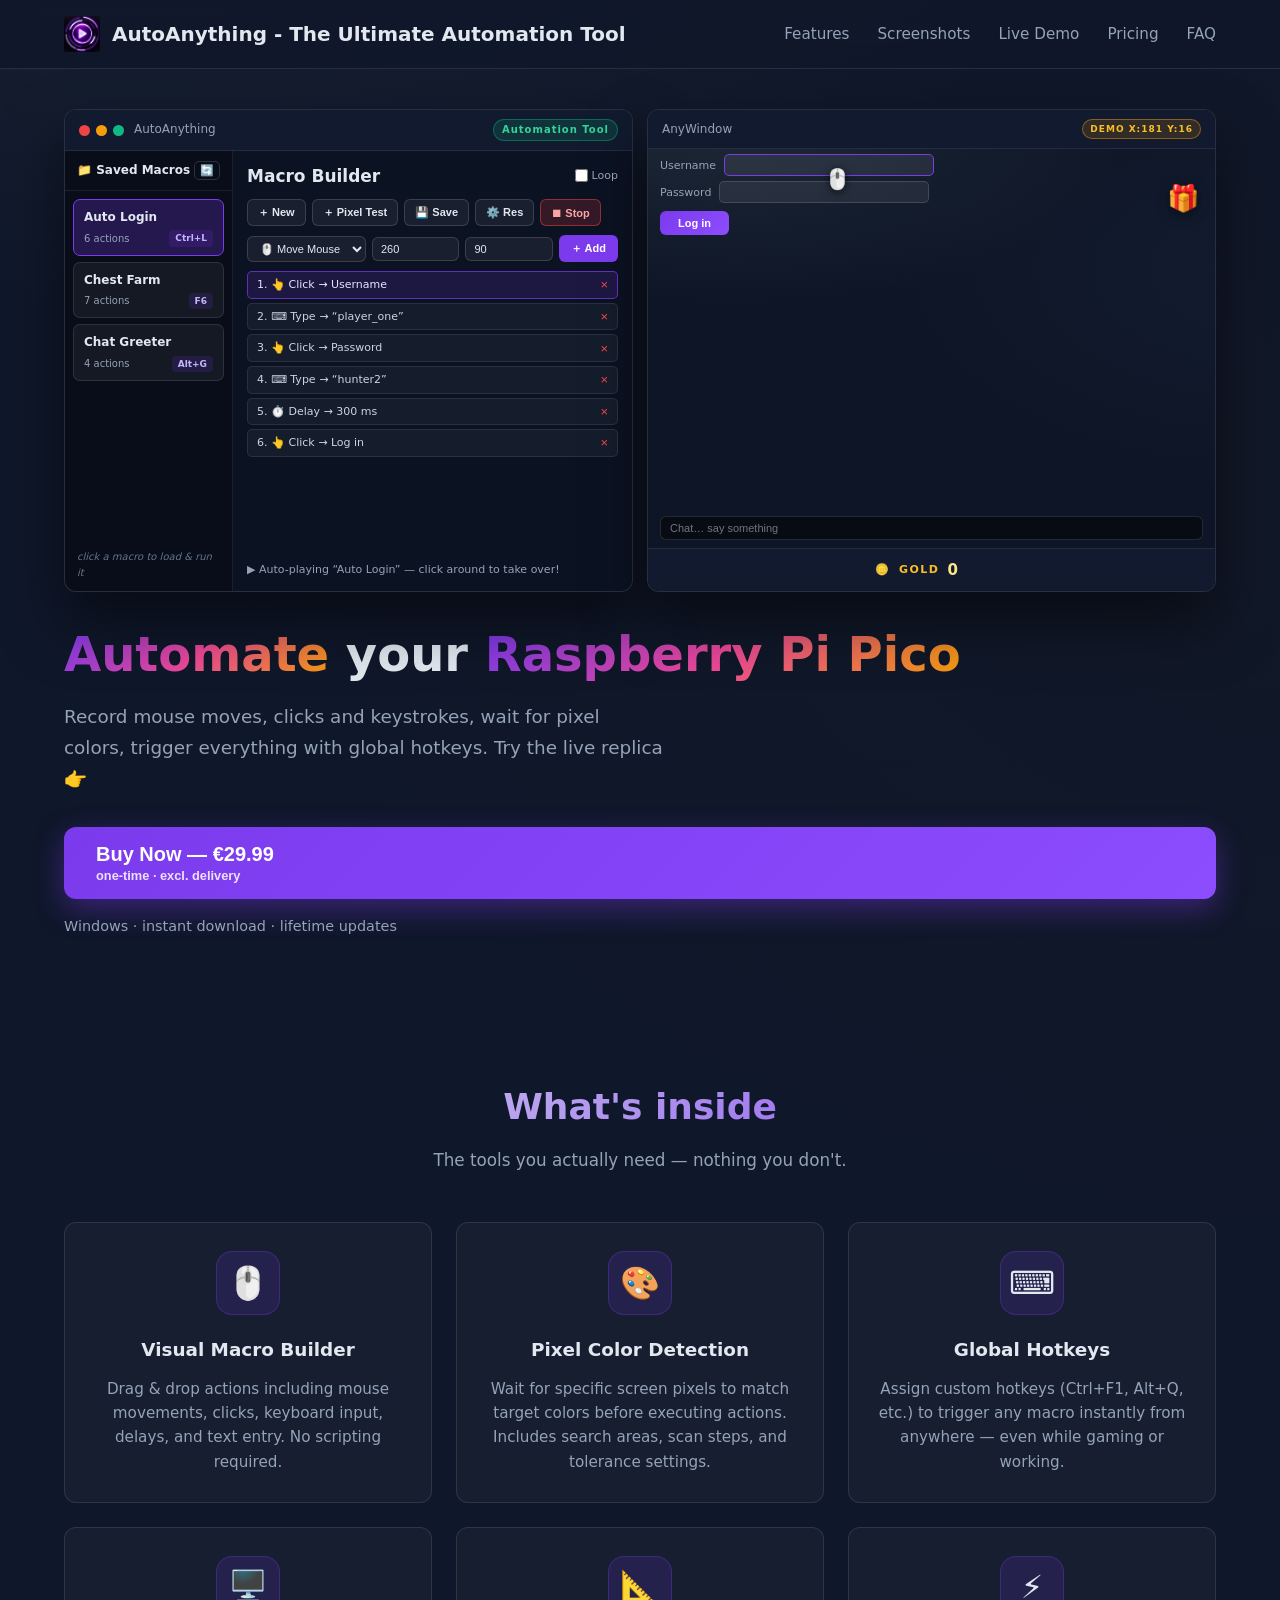
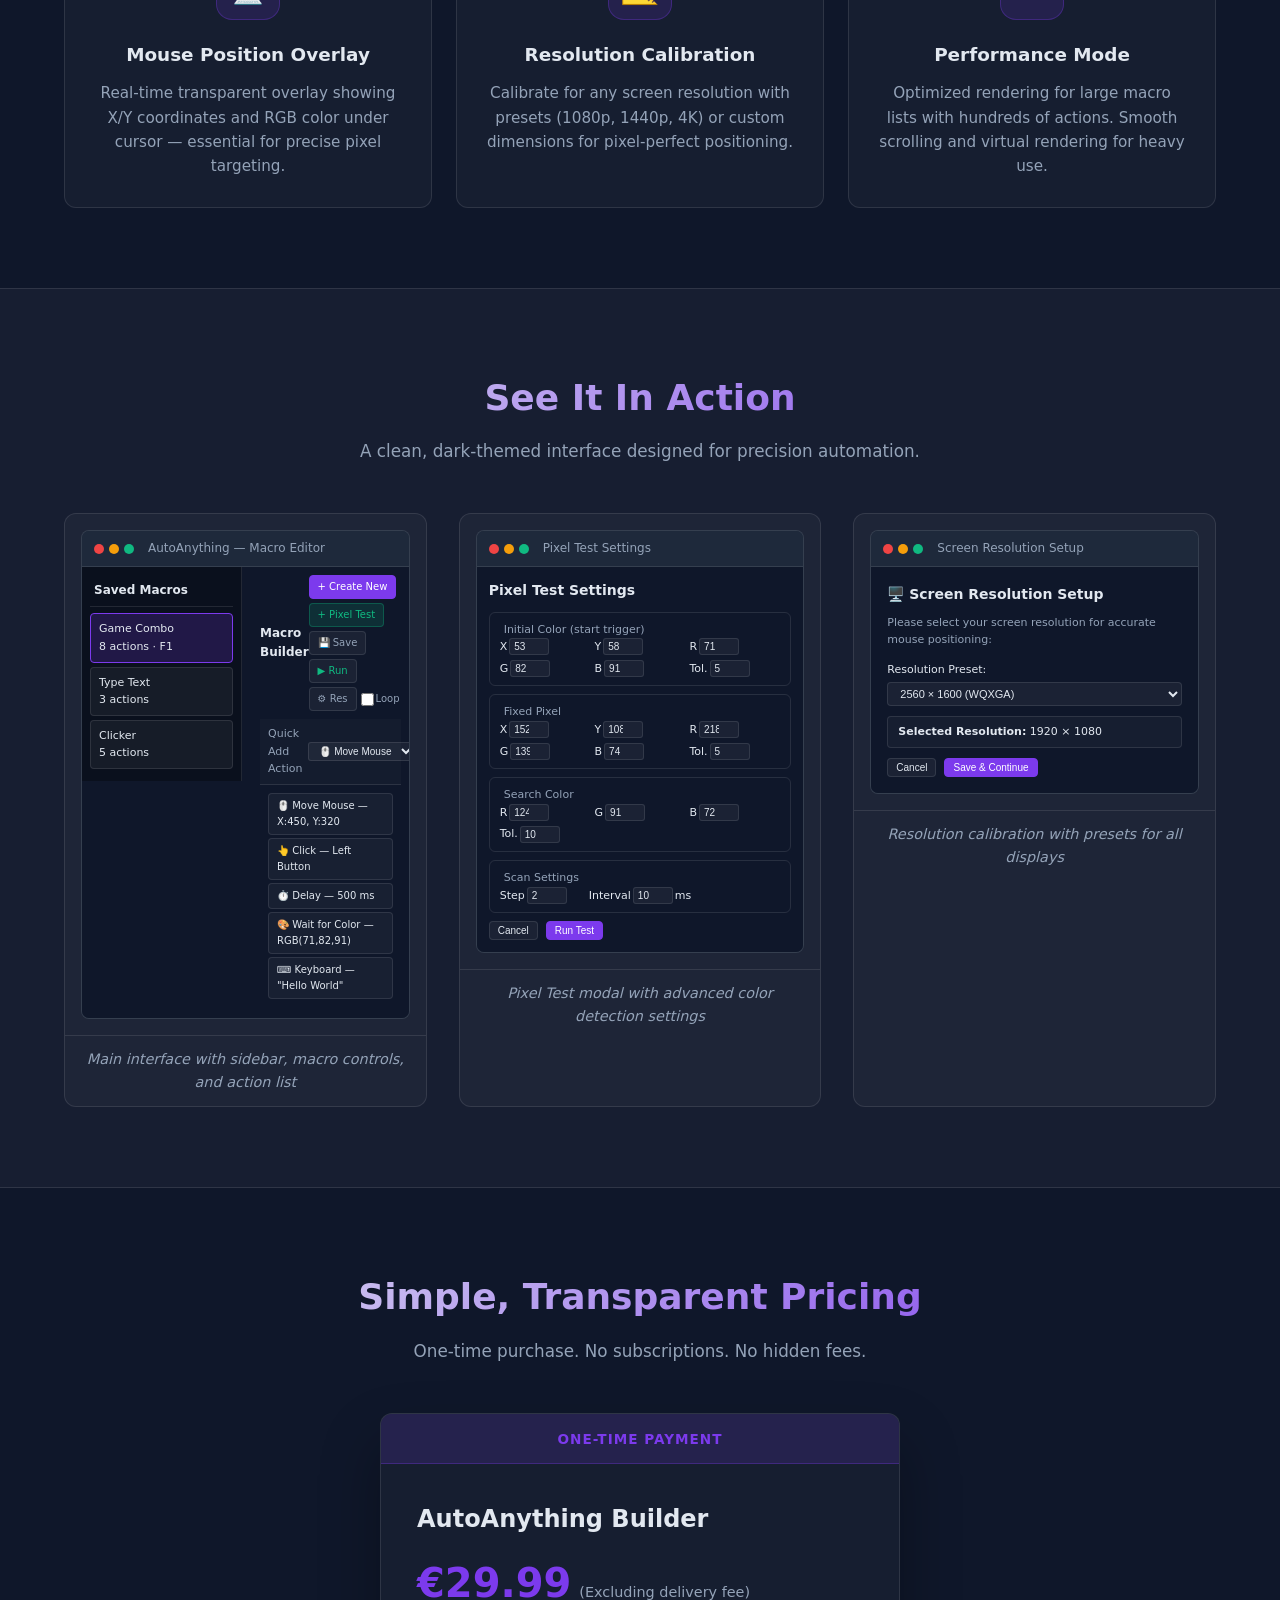
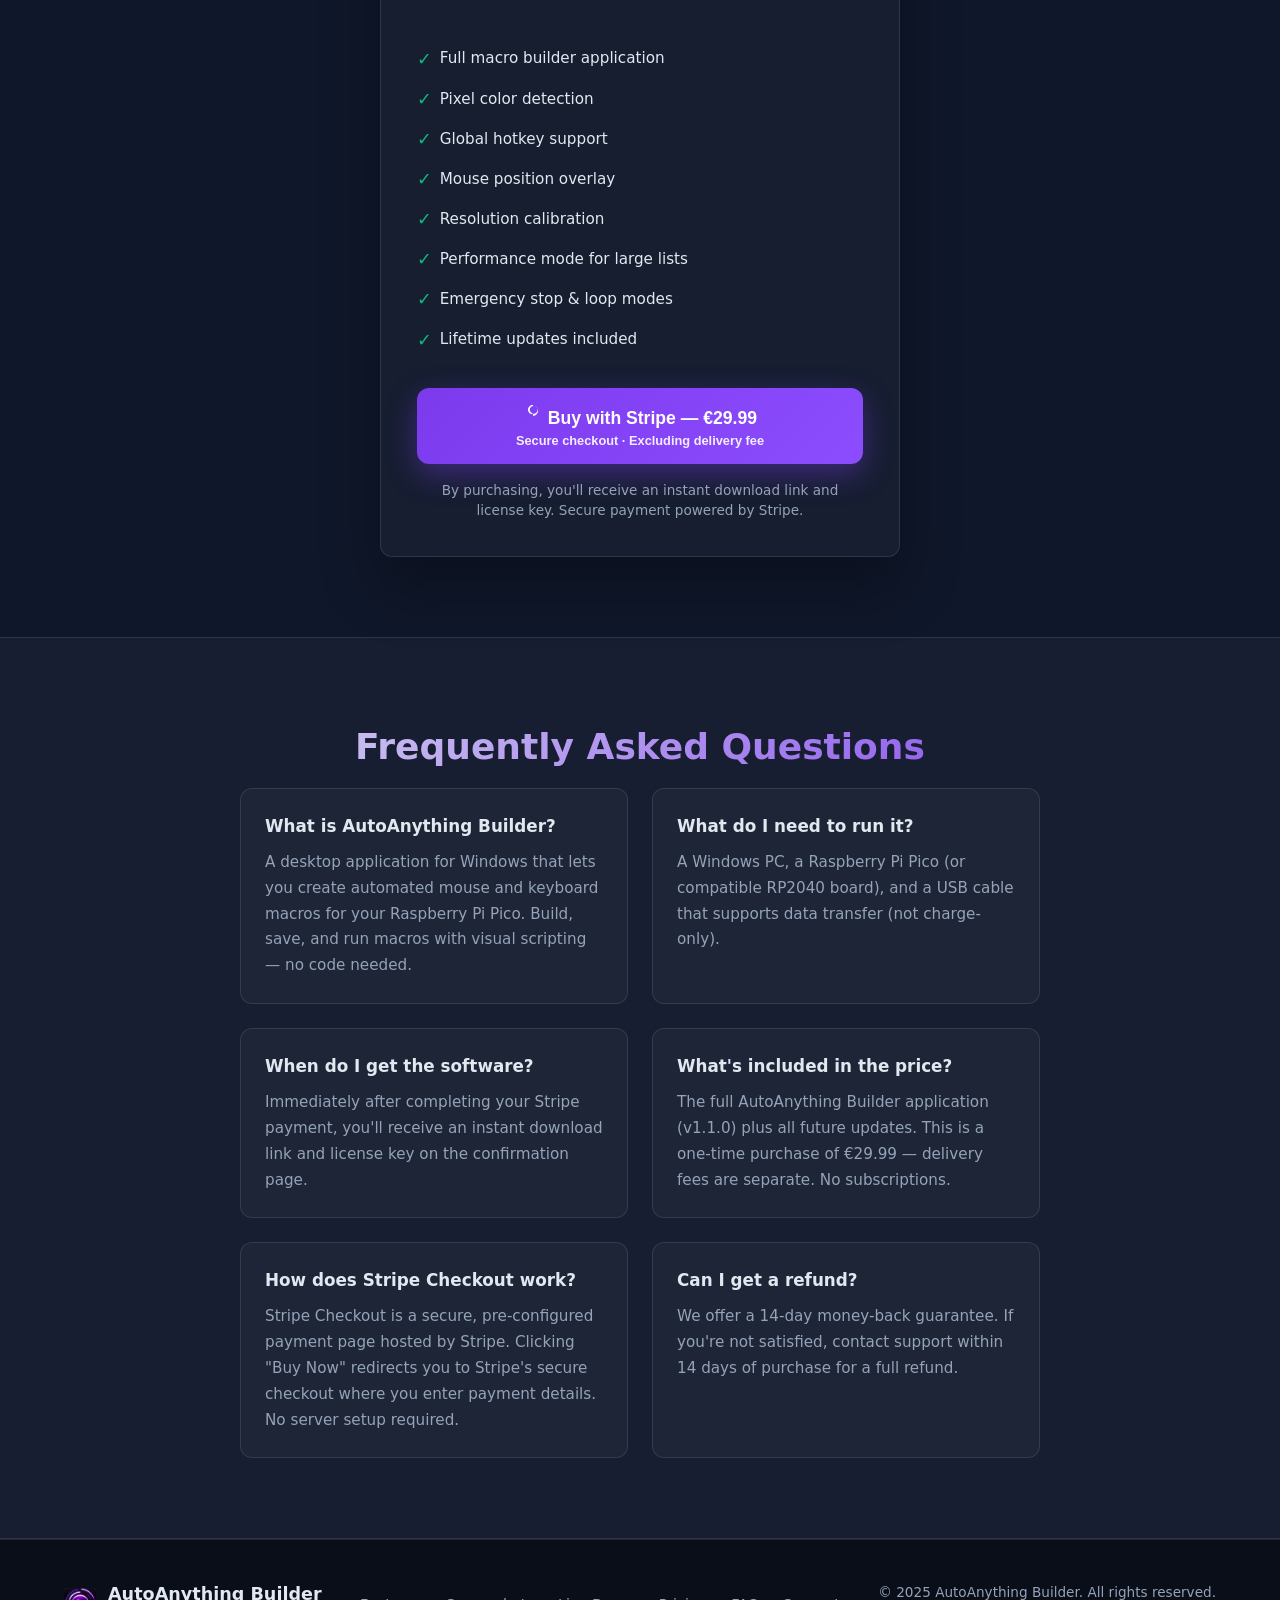
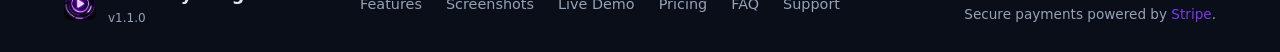
<file: index.html>
<!DOCTYPE html>
<html lang="en">
  <head>
    <meta charset="UTF-8" />
    <meta name="viewport" content="width=device-width, initial-scale=1.0" />
    <title>AutoAnything - The Ultimate Automation Tool</title>
    <meta
      name="description"
      content="AutoAnything Builder lets you create, save, and run automated mouse & keyboard macros on your Raspberry Pi Pico. Featuring pixel-color detection, global hotkeys, and real-time mouse position overlay."
    />
    <link rel="icon" href="logo.png" />
    <!-- Stripe.js -->
    <script src="https://js.stripe.com/v3/"></script>
    <link rel="stylesheet" href="styles.css" />
  </head>
  <body>
    <!-- ===== NAVBAR ===== -->
    <nav class="navbar">
      <div class="container nav-inner">
        <div class="logo">
          <img src="logo.png" alt="AutoAnything Builder" class="logo-img" />
          <span class="logo-text">AutoAnything - The Ultimate Automation Tool</span>
        </div>
        <div class="nav-links">
                    <a href="#features">Features</a>
          <a href="#screenshots">Screenshots</a>
          <a href="#demo">Live Demo</a>
          <a href="#pricing">Pricing</a>
          <a href="#faq">FAQ</a>
        </div>
      </div>
    </nav>

    <!-- ===== HERO ===== -->
    <section class="hero" id="demo">
      <div class="container hero-inner">
        <div class="hero-text">
          <h1 class="hero-title">
            <span class="gradient-text">Automate</span> your
            <span class="gradient-text">Raspberry Pi Pico</span>
          </h1>
          <p class="hero-subtitle">
            Record mouse moves, clicks and keystrokes, wait for pixel colors,
            trigger everything with global hotkeys. Try the live replica 👉
          </p>
          <div class="hero-cta">
            <button id="checkout-btn" class="hero-buy-btn">
              <span class="btn-text">Buy Now — €29.99</span>
              <span class="btn-sub">one-time · excl. delivery</span>
            </button>
            <p class="hero-note">Windows · instant download · lifetime updates</p>
            <div class="stripe-message"></div>
          </div>
        </div>
        <div class="hero-app">
          <!-- ── Window 1 · Macro Builder ── -->
          <div class="pa-window">
            <div class="pa-titlebar">
              <span class="pa-dots"><i class="pa-dot pa-r"></i><i class="pa-dot pa-y"></i><i class="pa-dot pa-g"></i></span>
              <span class="pa-title">AutoAnything</span>
              <span class="pa-badge">Automation Tool</span>
            </div>
            <div class="pa-body">
              <aside class="pa-sidebar">
                <div class="pa-side-head"><span>📁 Saved Macros</span><button id="paRefresh" title="Refresh">🔄</button></div>
                <div id="paPresets"></div>
                <p class="pa-side-hint">click a macro to load &amp; run it</p>
              </aside>
              <main class="pa-main">
                <div class="pa-mainhead"><h1>Macro Builder</h1><label class="pa-loop"><input type="checkbox" id="paLoop"> Loop</label></div>
                <div class="pa-toolbar">
                  <button class="pa-tbtn" data-toast="New empty macro created ✨">＋ New</button>
                  <button class="pa-tbtn" data-toast="🎨 Pixel Test needs a connected Pico 🔌">＋ Pixel Test</button>
                  <button class="pa-tbtn" data-toast="Saved to your macros folder 💾">💾 Save</button>
                  <button class="pa-tbtn" data-toast="Resolution locked to this preview 😄">⚙️ Res</button>
                  <button id="paRun" class="pa-tbtn pa-run">▶️ Run</button>
                  <button id="paStop" class="pa-tbtn pa-stop" hidden>⏹ Stop</button>
                </div>
                <div class="pa-composer">
                  <select id="paType">
                    <option value="move">🖱️ Move Mouse</option>
                    <option value="click">👆 Click</option>
                    <option value="type">⌨️ Keyboard</option>
                    <option value="delay">⏱️ Delay</option>
                  </select>
                  <span class="pa-pfields" id="paParams"></span>
                  <button id="paAdd" class="pa-addbtn">＋ Add</button>
                </div>
                <ol class="pa-queue" id="paQueue"></ol>
                <div class="pa-status" id="paStatus"></div>
              </main>
            </div>
          </div>

          <!-- ── Window 2 · Target app ── -->
          <div class="pa-window pa-target-win">
            <div class="pa-titlebar">
              <span class="pa-title">AnyWindow</span>
              <span class="pa-chip">DEMO&nbsp;<span id="paXY">X:0 Y:0</span></span>
            </div>
            <div class="pa-screen" id="paScreen">
              <label class="pa-row">Username<input id="tUser" class="pa-field" autocomplete="off" spellcheck="false"></label>
              <label class="pa-row">Password<input id="tPass" type="password" class="pa-field" autocomplete="off"></label>
              <button id="tLogin" class="pa-loginbtn">Log in</button>
              <button id="tChest" class="pa-chest" title="Treasure chest">🎁</button>
              <input id="tChat" class="pa-chat" placeholder="Chat… say something" autocomplete="off">
              <div class="pa-cursor" id="paCursor">🖱️</div>
            </div>
            <div class="pa-goldbar">
              <span class="pa-coin">🪙</span> GOLD
              <b id="paGold">0</b>
              <span class="pa-goldpop" id="paGoldPop">+50</span>
            </div>
          </div>

          <div class="pa-toast" id="paToast"></div>
        </div>
      </div>
    </section>

    <!-- ===== FEATURES ===== -->
    <section id="features" class="section">
      <div class="container">
        <h2 class="section-title">What's inside</h2>
        <p class="section-subtitle">
          The tools you actually need — nothing you don't.
        </p>
        <div class="features-grid">
          <div class="feature-card">
            <div class="feature-icon"><span class="icon-bg">🖱️</span></div>
            <h3 class="feature-title">Visual Macro Builder</h3>
            <p class="feature-desc">
              Drag &amp; drop actions including mouse movements, clicks,
              keyboard input, delays, and text entry. No scripting required.
            </p>
          </div>
          <div class="feature-card">
            <div class="feature-icon"><span class="icon-bg">🎨</span></div>
            <h3 class="feature-title">Pixel Color Detection</h3>
            <p class="feature-desc">
              Wait for specific screen pixels to match target colors before
              executing actions. Includes search areas, scan steps, and
              tolerance settings.
            </p>
          </div>
          <div class="feature-card">
            <div class="feature-icon"><span class="icon-bg">⌨️</span></div>
            <h3 class="feature-title">Global Hotkeys</h3>
            <p class="feature-desc">
              Assign custom hotkeys (Ctrl+F1, Alt+Q, etc.) to trigger any macro
              instantly from anywhere — even while gaming or working.
            </p>
          </div>
          <div class="feature-card">
            <div class="feature-icon"><span class="icon-bg">🖥️</span></div>
            <h3 class="feature-title">Mouse Position Overlay</h3>
            <p class="feature-desc">
              Real-time transparent overlay showing X/Y coordinates and RGB
              color under cursor — essential for precise pixel targeting.
            </p>
          </div>
          <div class="feature-card">
            <div class="feature-icon"><span class="icon-bg">📐</span></div>
            <h3 class="feature-title">Resolution Calibration</h3>
            <p class="feature-desc">
              Calibrate for any screen resolution with presets
              (1080p, 1440p, 4K) or custom dimensions for pixel-perfect
              positioning.
            </p>
          </div>
          <div class="feature-card">
            <div class="feature-icon"><span class="icon-bg">⚡</span></div>
            <h3 class="feature-title">Performance Mode</h3>
                        <p class="feature-desc">
              Optimized rendering for large macro lists with hundreds of
              actions. Smooth scrolling and virtual rendering for heavy use.
            </p>
          </div>
        </div>
      </div>
    </section>

    <!-- ===== SCREENSHOTS ===== -->
    <section id="screenshots" class="section section-alt">
      <div class="container">
        <h2 class="section-title">See It In Action</h2>
        <p class="section-subtitle">A clean, dark-themed interface designed for precision automation.</p>
        <div class="screenshots-grid">
          <div class="screenshot-card">
            <div class="screenshot-frame">
              <div class="screenshot-window">
                <div class="ss-browser-header">
                  <div class="ss-browser-dots">
                    <span class="ss-dot ss-red"></span>
                    <span class="ss-dot ss-yellow"></span>
                    <span class="ss-dot ss-green"></span>
                  </div>
                  <span class="ss-browser-title">AutoAnything — Macro Editor</span>
                </div>
                <div class="ss-app">
                  <div class="ss-sidebar">
                    <div class="ss-sidebar-header"><span>Saved Macros</span></div>
                    <div class="ss-macro-item ss-active">
                      <div>Game Combo</div>
                      <div class="ss-meta">8 actions · F1</div>
                    </div>
                    <div class="ss-macro-item"><div>Type Text</div><div class="ss-meta">3 actions</div></div>
                    <div class="ss-macro-item"><div>Clicker</div><div class="ss-meta">5 actions</div></div>
                  </div>
                  <div class="ss-main">
                    <div class="ss-main-header">
                      <span class="ss-main-title">Macro Builder</span>
                      <div class="ss-btn-group">
                        <span class="ss-btn ss-btn-primary">+ Create New</span>
                        <span class="ss-btn ss-btn-test">+ Pixel Test</span>
                        <span class="ss-btn ss-btn-save">💾 Save</span>
                        <span class="ss-btn ss-btn-run">▶️ Run</span>
                        <span class="ss-btn ss-btn-settings">⚙️ Res</span>
                        <label class="ss-loop"><input type="checkbox" /> Loop</label>
                      </div>
                    </div>
                    <div class="ss-composer">
                      <span class="ss-composer-title">Quick Add Action</span>
                      <select class="ss-action-select"><option>🖱️ Move Mouse</option></select>
                    </div>
                    <div class="ss-actions">
                      <div class="ss-action">🖱️ Move Mouse — X:450, Y:320</div>
                      <div class="ss-action">👆 Click — Left Button</div>
                      <div class="ss-action">⏱️ Delay — 500 ms</div>
                      <div class="ss-action">🎨 Wait for Color — RGB(71,82,91)</div>
                      <div class="ss-action">⌨️ Keyboard — "Hello World"</div>
                    </div>
                  </div>
                </div>
              </div>
            </div>
                        <p class="screenshot-caption">Main interface with sidebar, macro controls, and action list</p>
          </div>
          <!-- Screenshot 2: Pixel Test Modal -->
          <div class="screenshot-card">
            <div class="screenshot-frame">
              <div class="screenshot-window">
                <div class="ss-browser-header">
                  <div class="ss-browser-dots">
                    <span class="ss-dot ss-red"></span>
                    <span class="ss-dot ss-yellow"></span>
                    <span class="ss-dot ss-green"></span>
                  </div>
                  <span class="ss-browser-title">Pixel Test Settings</span>
                </div>
                <div class="ss-app">
                  <div class="ss-pixel-test">
                    <div class="ss-pt-title">Pixel Test Settings</div>
                    <div class="ss-pt-fieldset">
                      <legend>Initial Color (start trigger)</legend>
                      <div class="ss-pt-grid">
                        <div class="ss-pt-field">X <input type="number" value="53" /></div>
                        <div class="ss-pt-field">Y <input type="number" value="58" /></div>
                        <div class="ss-pt-field">R <input type="number" value="71" /></div>
                        <div class="ss-pt-field">G <input type="number" value="82" /></div>
                        <div class="ss-pt-field">B <input type="number" value="91" /></div>
                        <div class="ss-pt-field">Tol. <input type="number" value="5" /></div>
                      </div>
                    </div>
                    <div class="ss-pt-fieldset">
                      <legend>Fixed Pixel</legend>
                      <div class="ss-pt-grid">
                        <div class="ss-pt-field">X <input type="number" value="152" /></div>
                        <div class="ss-pt-field">Y <input type="number" value="108" /></div>
                        <div class="ss-pt-field">R <input type="number" value="218" /></div>
                        <div class="ss-pt-field">G <input type="number" value="139" /></div>
                        <div class="ss-pt-field">B <input type="number" value="74" /></div>
                        <div class="ss-pt-field">Tol. <input type="number" value="5" /></div>
                      </div>
                    </div>
                    <div class="ss-pt-fieldset">
                      <legend>Search Color</legend>
                      <div class="ss-pt-grid">
                        <div class="ss-pt-field">R <input type="number" value="124" /></div>
                        <div class="ss-pt-field">G <input type="number" value="91" /></div>
                        <div class="ss-pt-field">B <input type="number" value="72" /></div>
                        <div class="ss-pt-field">Tol. <input type="number" value="10" /></div>
                      </div>
                    </div>
                    <div class="ss-pt-fieldset">
                      <legend>Scan Settings</legend>
                      <div class="ss-pt-grid">
                        <div class="ss-pt-field">Step <input type="number" value="2" /></div>
                        <div class="ss-pt-field">Interval <input type="number" value="10" /> ms</div>
                      </div>
                    </div>
                    <div class="ss-pt-actions">
                      <button class="ss-btn ss-btn-secondary">Cancel</button>
                      <button class="ss-btn ss-btn-primary">Run Test</button>
                    </div>
                  </div>
                </div>
              </div>
            </div>
                        <p class="screenshot-caption">Pixel Test modal with advanced color detection settings</p>
          </div>
          <!-- Screenshot 3: Resolution Setup -->
          <div class="screenshot-card">
            <div class="screenshot-frame">
              <div class="screenshot-window">
                <div class="ss-browser-header">
                  <div class="ss-browser-dots">
                    <span class="ss-dot ss-red"></span>
                    <span class="ss-dot ss-yellow"></span>
                    <span class="ss-dot ss-green"></span>
                  </div>
                  <span class="ss-browser-title">Screen Resolution Setup</span>
                </div>
                <div class="ss-app">
                  <div class="ss-res-modal">
                    <div class="ss-res-title">🖥️ Screen Resolution Setup</div>
                    <p class="ss-res-desc">
                      Please select your screen resolution for accurate mouse positioning:
                    </p>
                    <div class="ss-form-group">
                      <label>Resolution Preset:</label>
                      <select class="ss-res-select">
                        <option>Select a preset...</option>
                        <option>1920 × 1080 (Full HD)</option>
                        <option>2560 × 1440 (2K QHD)</option>
                        <option>3840 × 2160 (4K UHD)</option>
                        <option>1366 × 768 (HD)</option>
                        <option>1600 × 900 (HD+)</option>
                        <option selected>2560 × 1600 (WQXGA)</option>
                        <option>3440 × 1440 (Ultrawide)</option>
                        <option>5120 × 1440 (Super Ultrawide)</option>
                        <option>Custom Resolution</option>
                      </select>
                    </div>
                    <div class="ss-res-selected">
                      <strong>Selected Resolution:</strong> 1920 × 1080
                    </div>
                    <div class="ss-res-actions">
                      <button class="ss-btn ss-btn-secondary">Cancel</button>
                      <button class="ss-btn ss-btn-primary">Save &amp; Continue</button>
                    </div>
                  </div>
                </div>
              </div>
            </div>
            <p class="screenshot-caption">Resolution calibration with presets for all displays</p>
          </div>
        </div>
      </div>
        </section>

    
    <!-- ===== PRICING ===== -->
    <section id="pricing" class="section">
      <div class="container">
        <h2 class="section-title">Simple, Transparent Pricing</h2>
        <p class="section-subtitle">One-time purchase. No subscriptions. No hidden fees.</p>
        <div class="pricing-card">
          <div class="pricing-badge"><span class="badge-text">One-Time Payment</span></div>
          <div class="pricing-content">
            <div class="pricing-header">
              <h3 class="pricing-title">AutoAnything Builder</h3>
              <div class="pricing-price">
                <span class="price-amount">€29.99</span>
                <span class="price-desc">(Excluding delivery fee)</span>
              </div>
            </div>
            <ul class="pricing-features">
              <li class="pricing-feature"><span class="check-icon">✓</span> Full macro builder application</li>
              <li class="pricing-feature"><span class="check-icon">✓</span> Pixel color detection</li>
              <li class="pricing-feature"><span class="check-icon">✓</span> Global hotkey support</li>
              <li class="pricing-feature"><span class="check-icon">✓</span> Mouse position overlay</li>
              <li class="pricing-feature"><span class="check-icon">✓</span> Resolution calibration</li>
              <li class="pricing-feature"><span class="check-icon">✓</span> Performance mode for large lists</li>
              <li class="pricing-feature"><span class="check-icon">✓</span> Emergency stop & loop modes</li>
              <li class="pricing-feature"><span class="check-icon">✓</span> Lifetime updates included</li>
            </ul>
            <button id="checkout-btn-2" class="pricing-buy-btn">
              <span class="btn-text">
                <svg class="stripe-logo" width="20" height="20" viewBox="0 0 32 32" fill="currentColor">
                  <path d="M16 1.6c-4.2 0-8 3.4-8 7.6 0 3.6 2.8 6.6 6.5 7.3.5.1.7-.2.7-.5v-1.2c-2.6-.6-4.4-3-4.4-5.6 0-3.4 2.8-6 6.3-6 3.5 0 6.3 2.6 6.3 5.8 0 3.5-2.7 6.1-6.5 6.6-.5.1-.8.4-.8.9v1.4c0 .6.5 1.1 1.1 1.1 3.9-.6 6.9-4 6.9-8.1 0-4.2-3.4-7.6-8-7.6z"/>
                </svg>
                Buy with Stripe — €29.99
              </span>
              <span class="btn-sub">Secure checkout · Excluding delivery fee</span>
            </button>
                        <p class="pricing-note">
              By purchasing, you'll receive an instant download link and license key.
                            Secure payment powered by Stripe.
            </p>
            <div class="stripe-message"></div>
          </div>
        </div>
      </div>
    </section>

    <!-- ===== FAQ ===== -->
    <section id="faq" class="section section-alt">
      <div class="container">
        <h2 class="section-title">Frequently Asked Questions</h2>
        <div class="faq-grid">
          <div class="faq-item">
            <h3 class="faq-question">What is AutoAnything Builder?</h3>
            <p class="faq-answer">
              A desktop application for Windows that lets you create automated
              mouse and keyboard macros for your Raspberry Pi Pico. Build, save,
              and run macros with visual scripting — no code needed.
            </p>
          </div>
          <div class="faq-item">
            <h3 class="faq-question">What do I need to run it?</h3>
            <p class="faq-answer">
              A Windows PC, a Raspberry Pi Pico (or compatible RP2040 board),
              and a USB cable that supports data transfer (not charge-only).
            </p>
          </div>
          <div class="faq-item">
            <h3 class="faq-question">When do I get the software?</h3>
            <p class="faq-answer">
              Immediately after completing your Stripe payment, you'll receive an
              instant download link and license key on the confirmation page.
            </p>
          </div>
          <div class="faq-item">
            <h3 class="faq-question">What's included in the price?</h3>
            <p class="faq-answer">
              The full AutoAnything Builder application (v1.1.0) plus all future
              updates. This is a one-time purchase of €29.99 — delivery fees are
              separate. No subscriptions.
            </p>
          </div>
          <div class="faq-item">
            <h3 class="faq-question">How does Stripe Checkout work?</h3>
            <p class="faq-answer">
              Stripe Checkout is a secure, pre-configured payment page hosted by
              Stripe. Clicking "Buy Now" redirects you to Stripe's secure
              checkout where you enter payment details. No server setup required.
            </p>
          </div>
          <div class="faq-item">
            <h3 class="faq-question">Can I get a refund?</h3>
                        <p class="faq-answer">
              We offer a 14-day money-back guarantee. If you're not satisfied,
              contact support within 14 days of purchase for a full refund.
            </p>
          </div>
        </div>
      </div>
    </section>

    <!-- ===== FOOTER ===== -->
    <footer class="footer">
      <div class="container">
        <div class="footer-inner">
          <div class="footer-brand">
            <img src="logo.png" alt="AutoAnything Builder" class="footer-logo" />
            <div class="footer-brand-text">
              <span class="footer-name">AutoAnything Builder</span>
              <span class="footer-tag">v1.1.0</span>
            </div>
          </div>
          <div class="footer-links">
                        <a href="#features">Features</a>
            <a href="#screenshots">Screenshots</a>
            <a href="#demo">Live Demo</a>
            <a href="#pricing">Pricing</a>
            <a href="#faq">FAQ</a>
            <a href="mailto:support@picomacrobuilder.local">Support</a>
          </div>
          <div class="footer-copy">
            <p>
              &copy; 2025 AutoAnything Builder. All rights reserved.<br />
              Secure payments powered by
              <a href="https://stripe.com" target="_blank" rel="noopener" class="stripe-link">Stripe</a>.
            </p>
          </div>
        </div>
      </div>
    </footer>

        <script src="script.js"></script>
    <script src="demo.js"></script>
  </body>
</html>
</file>
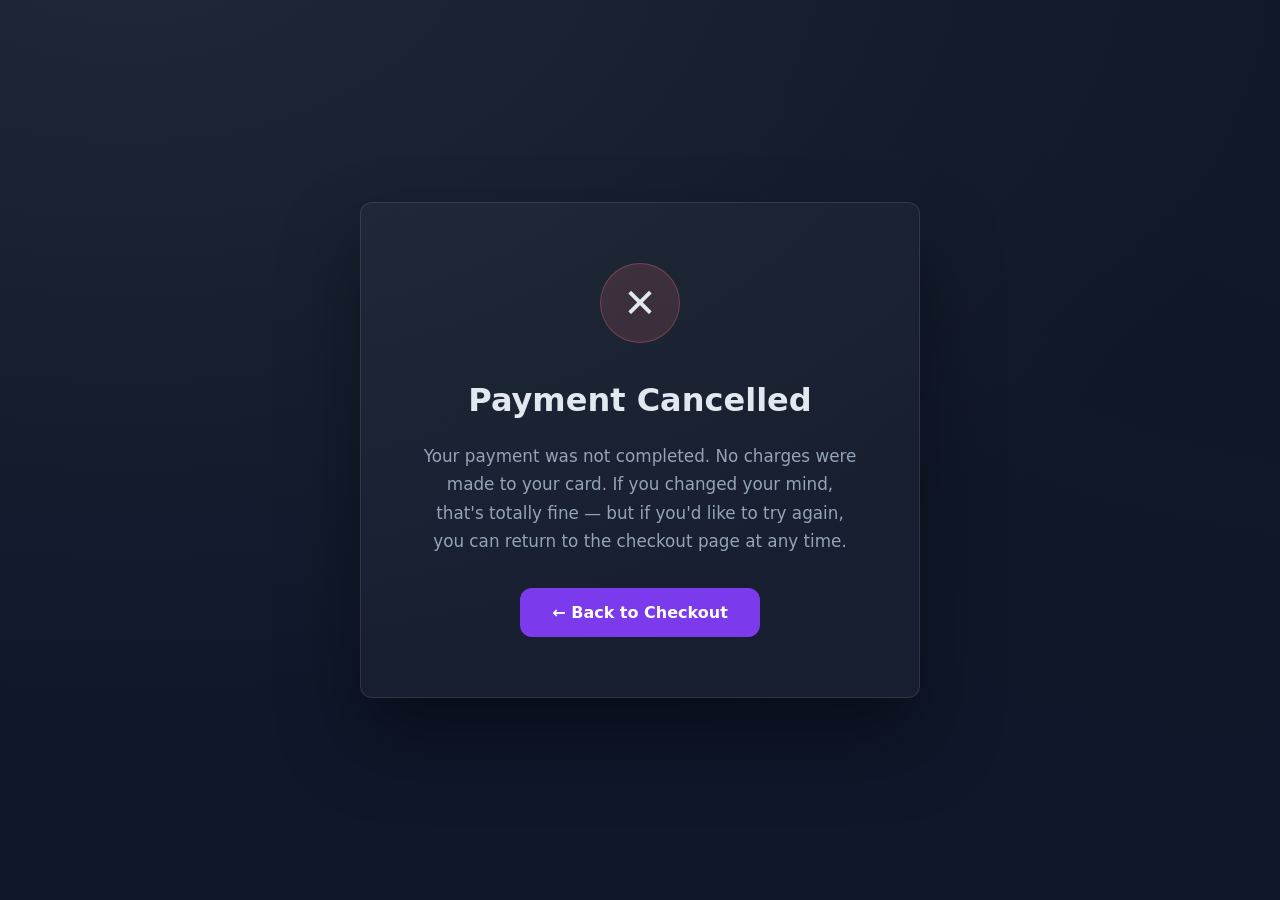
<file: cancel.html>
<!DOCTYPE html>
<html lang="en">
  <head>
    <meta charset="UTF-8" />
    <meta name="viewport" content="width=device-width, initial-scale=1.0" />
    <title>Payment Cancelled — AutoAnything</title>
    <link rel="icon" href="logo.png" />
    <link rel="stylesheet" href="styles.css" />
    <style>
      .cancel-page {
        min-height: 100vh;
        display: flex;
        align-items: center;
        justify-content: center;
        text-align: center;
        padding: 40px 20px;
      }
      .cancel-card {
        background: var(--card-bg);
        border: 1px solid var(--border);
        border-radius: var(--radius);
        padding: 60px;
        max-width: 560px;
        box-shadow: 0 40px 80px rgba(0, 0, 0, 0.4);
      }
      .cancel-icon {
        width: 80px;
        height: 80px;
        background: rgba(248, 113, 113, 0.15);
        border: 1px solid rgba(248, 113, 113, 0.3);
        border-radius: 50%;
        display: flex;
        align-items: center;
        justify-content: center;
        margin: 0 auto 32px;
        font-size: 40px;
      }
      .cancel-title {
        font-size: 2rem;
        font-weight: 700;
        margin-bottom: 16px;
        color: var(--fg);
      }
      .cancel-desc {
        color: var(--muted);
        font-size: 1.05rem;
        line-height: 1.7;
        margin-bottom: 32px;
      }
      .cancel-actions {
        display: flex;
        gap: 16px;
        justify-content: center;
      }
      .cancel-actions a {
        background: var(--accent);
        color: white;
        border: none;
        padding: 12px 32px;
        border-radius: var(--radius);
        font-weight: 600;
        text-decoration: none;
        transition: var(--transition);
      }
      .cancel-actions a:hover {
        transform: translateY(-2px);
        box-shadow: 0 10px 30px rgba(124, 58, 237, 0.4);
      }
    </style>
  </head>
  <body>
    <div class="cancel-page">
      <div class="cancel-card">
        <div class="cancel-icon">✕</div>
        <h1 class="cancel-title">Payment Cancelled</h1>
        <p class="cancel-desc">
          Your payment was not completed. No charges were made to your card.
          If you changed your mind, that's totally fine — but if you'd like to
          try again, you can return to the checkout page at any time.
        </p>
        <div class="cancel-actions">
          <a href="index.html#pricing">← Back to Checkout</a>
        </div>
      </div>
    </div>
  </body>
</html>
</file>
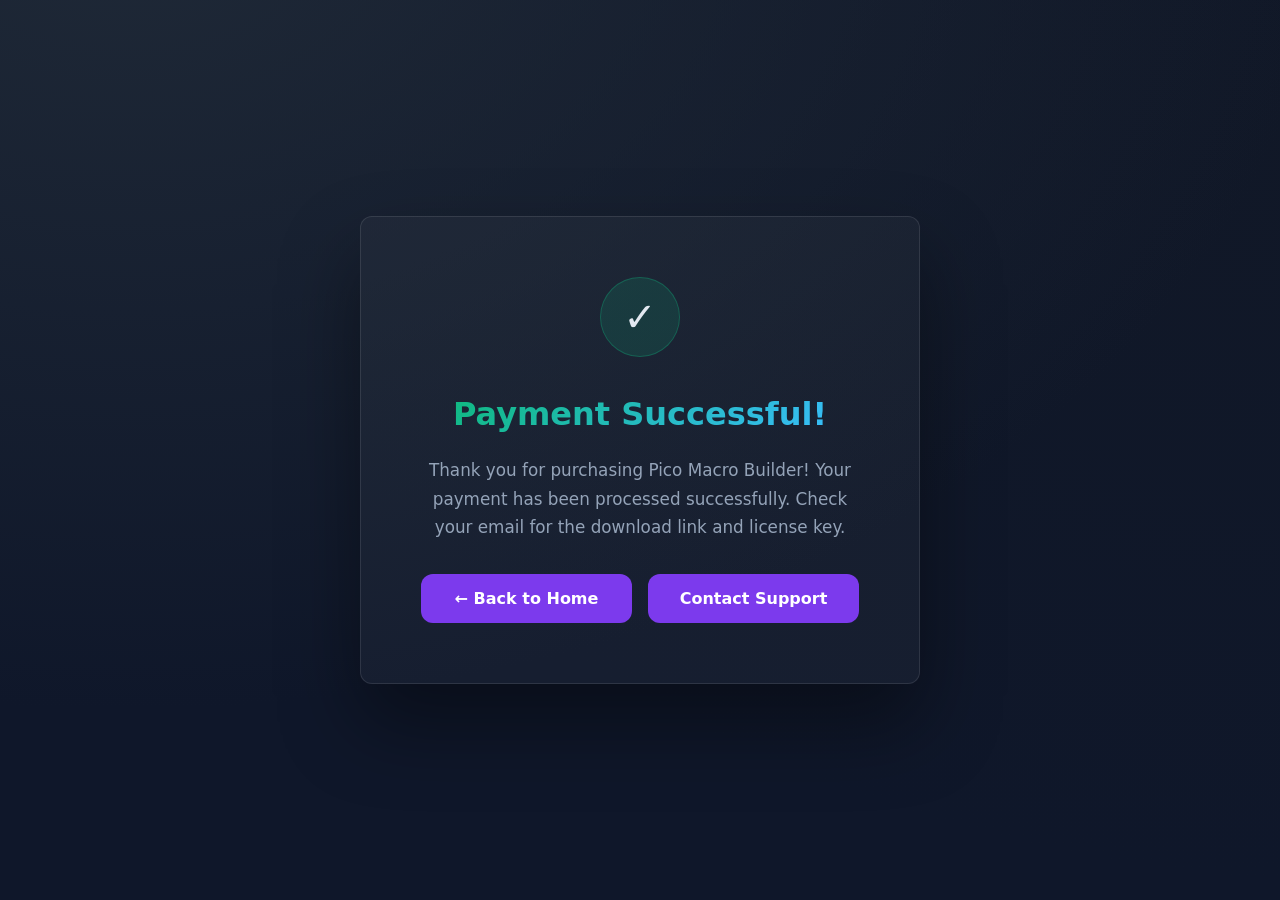
<file: success.html>
<!DOCTYPE html>
<html lang="en">
  <head>
    <meta charset="UTF-8" />
    <meta name="viewport" content="width=device-width, initial-scale=1.0" />
    <title>Payment Successful — Pico Macro Builder</title>
    <link rel="icon" href="logo.png" />
    <link rel="stylesheet" href="styles.css" />
    <style>
      .success-page {
        min-height: 100vh;
        display: flex;
        align-items: center;
        justify-content: center;
        text-align: center;
        padding: 40px 20px;
      }
      .success-card {
        background: var(--card-bg);
        border: 1px solid var(--border);
        border-radius: var(--radius);
        padding: 60px;
        max-width: 560px;
        box-shadow: 0 40px 80px rgba(0, 0, 0, 0.4);
      }
      .success-icon {
        width: 80px;
        height: 80px;
        background: rgba(16, 185, 129, 0.15);
        border: 1px solid rgba(16, 185, 129, 0.3);
        border-radius: 50%;
        display: flex;
        align-items: center;
        justify-content: center;
        margin: 0 auto 32px;
        font-size: 40px;
      }
      .success-title {
        font-size: 2rem;
        font-weight: 700;
        margin-bottom: 16px;
      }
      .success-title .gradient-text {
        background: linear-gradient(135deg, var(--success) 0%, #38bdf8 100%);
        -webkit-background-clip: text;
        -webkit-text-fill-color: transparent;
        background-clip: text;
      }
      .success-desc {
        color: var(--muted);
        font-size: 1.05rem;
        line-height: 1.7;
        margin-bottom: 32px;
      }
      .success-actions {
        display: flex;
        gap: 16px;
        justify-content: center;
        flex-wrap: wrap;
      }
      .success-actions a {
        background: var(--accent);
        color: white;
        border: none;
        padding: 12px 28px;
        border-radius: var(--radius);
        font-weight: 600;
        text-decoration: none;
        transition: var(--transition);
        flex: 1;
        min-width: 180px;
        text-align: center;
      }
      .success-actions a:hover {
        transform: translateY(-2px);
        box-shadow: 0 10px 30px rgba(124, 58, 237, 0.4);
      }
    </style>
  </head>
  <body>
    <div class="success-page">
      <div class="success-card">
        <div class="success-icon">✓</div>
        <h1 class="success-title">
          <span class="gradient-text">Payment Successful!</span>
        </h1>
        <p class="success-desc">
          Thank you for purchasing Pico Macro Builder! Your payment has been
          processed successfully. Check your email for the download link and
          license key.
        </p>
        <div class="success-actions">
          <a href="index.html">← Back to Home</a>
          <a href="mailto:support@picomacrobuilder.local">Contact Support</a>
        </div>
      </div>
    </div>
  </body>
</html>
</file>
<file: styles.css>
﻿/* ===== Pico Macro Builder â€” Landing Page Styles ===== */
/* Matches the app's dark theme with violet accent (#7c3aed) */

:root {
  --bg: #0f172a;
  --bg-dark: #02020a;
  --fg: #e2e8f0;
  --muted: #94a3b8;
  --accent: #7c3aed;
  --accent-hover: #8c4dff;
  --success: #10b981;
  --warning: #f59e0b;
  --error: #ef4444;
  --border: rgba(255, 255, 255, 0.1);
  --border-hover: rgba(255, 255, 255, 0.2);
  --card-bg: rgba(255, 255, 255, 0.03);
  --card-bg-hover: rgba(255, 255, 255, 0.08);
  --radius: 12px;
  --transition: all 0.25s ease;
}

* {
  box-sizing: border-box;
  margin: 0;
  padding: 0;
}

html {
  scroll-behavior: smooth;
}

body {
  font-family: system-ui, -apple-system, Segoe UI, Roboto, Ubuntu, Cantarell,
    "Noto Sans", "Helvetica Neue", Arial, "Apple Color Emoji",
    "Segoe UI Emoji", "Segoe UI Symbol", sans-serif;
  color: var(--fg);
  background: radial-gradient(1200px 800px at 10% -10%, #1f2937, transparent),
    radial-gradient(1200px 800px at 110% 10%, #111827, transparent),
    var(--bg);
  min-height: 100vh;
  line-height: 1.6;
}

/* ===== Layout ===== */
.container {
  max-width: 1200px;
  margin: 0 auto;
  padding: 0 24px;
}

.section {
  padding: 80px 0;
}

.section-alt {
  background: var(--card-bg);
  border-top: 1px solid var(--border);
  border-bottom: 1px solid var(--border);
}

.section-title {
  text-align: center;
  font-size: 2.25rem;
  font-weight: 700;
  margin-bottom: 12px;
  background: linear-gradient(135deg, var(--fg) 0%, var(--accent) 100%);
  -webkit-background-clip: text;
  -webkit-text-fill-color: transparent;
  background-clip: text;
}

.section-subtitle {
  text-align: center;
  color: var(--muted);
  font-size: 1.05rem;
  max-width: 700px;
  margin: 0 auto 48px;
}

/* ===== Navbar ===== */
.navbar {
  position: sticky;
  top: 0;
  z-index: 100;
  background: rgba(15, 23, 42, 0.8);
  backdrop-filter: blur(12px);
  border-bottom: 1px solid var(--border);
  padding: 16px 0;
}

.nav-inner {
  display: flex;
  justify-content: space-between;
  align-items: center;
}

.logo {
  display: flex;
  align-items: center;
  gap: 12px;
}

.logo-img {
  width: 36px;
  height: 36px;
  object-fit: contain;
}

.logo-text {
  font-size: 1.25rem;
  font-weight: 700;
  color: var(--fg);
}

.nav-links {
  display: flex;
  gap: 28px;
}

.nav-links a {
  color: var(--muted);
  text-decoration: none;
  font-size: 0.95rem;
  font-weight: 500;
  transition: var(--transition);
  position: relative;
}

.nav-links a:hover {
  color: var(--fg);
}

.nav-links a::after {
  content: "";
  position: absolute;
  bottom: -4px;
  left: 0;
  width: 0;
  height: 2px;
  background: var(--accent);
  transition: var(--transition);
}

.nav-links a:hover::after {
  width: 100%;
}

/* ===== Hero ===== */
.hero {
  padding: 40px 0 60px;
}

.hero-inner {
  display: grid;
  grid-template-columns: 1fr 1fr;
  gap: 48px;
  align-items: center;
}

.hero-title {
  font-size: clamp(2rem, 5vw, 3rem);
  font-weight: 800;
  line-height: 1.1;
}

.hero-title .gradient-text {
  background: linear-gradient(135deg, var(--accent) 0%, #ec4899 50%, #f59e0b 100%);
  -webkit-background-clip: text;
  -webkit-text-fill-color: transparent;
  background-clip: text;
}

.hero-subtitle {
  font-size: 1.15rem;
  color: var(--muted);
  margin: 20px 0 32px;
  max-width: 600px;
  line-height: 1.7;
}

.hero-cta {
  display: flex;
  flex-direction: column;
  gap: 12px;
  margin-top: 8px;
}

.hero-buy-btn {
  background: linear-gradient(135deg, var(--accent) 0%, var(--accent-hover) 100%);
  border: none;
  color: white;
  padding: 16px 32px;
  border-radius: var(--radius);
  font-size: 1.15rem;
  font-weight: 700;
  cursor: pointer;
  transition: var(--transition);
  box-shadow: 0 10px 30px rgba(124, 58, 237, 0.4);
  text-align: left;
  display: flex;
  flex-direction: column;
  align-items: flex-start;
}

.hero-buy-btn:hover {
  transform: translateY(-2px);
  box-shadow: 0 15px 35px rgba(124, 58, 237, 0.5);
}

.hero-buy-btn .btn-text {
  font-size: 1.25rem;
}

.hero-buy-btn .btn-sub {
  font-size: 0.8rem;
  opacity: 0.85;
  margin-top: 2px;
}

.hero-note {
  color: var(--muted);
  font-size: 0.9rem;
  margin-top: 4px;
}

.hero-visual {
  display: flex;
  justify-content: center;
  position: relative;
}

.app-mockup {
  position: relative;
  max-width: 100%;
}

/* ===== App Mockup ===== */
.browser-frame {
  background: #1e293b;
  border: 1px solid var(--border);
  border-radius: 12px;
  box-shadow: 0 40px 80px rgba(0, 0, 0, 0.5);
  overflow: hidden;
}

.browser-header {
  display: flex;
  align-items: center;
  gap: 10px;
  padding: 12px 16px;
  background: #1e293b;
  border-bottom: 1px solid var(--border);
}

.browser-dots {
  display: flex;
  gap: 6px;
}

.dot {
  width: 12px;
  height: 12px;
  border-radius: 50%;
  display: inline-block;
}

.dot-red { background: #ef4444; }
.dot-yellow { background: #f59e0b; }
.dot-green { background: #10b981; }

.browser-url {
  color: var(--muted);
  font-size: 13px;
  margin-left: 8px;
}

.app-ui {
  display: flex;
  background: var(--bg);
  min-height: 420px;
  font-size: 13px;
}

/* Sidebar */
.app-sidebar {
  width: 180px;
  background: rgba(0, 0, 0, 0.3);
  border-right: 1px solid var(--border);
  display: flex;
  flex-direction: column;
}

.app-sidebar-header {
  padding: 12px 14px;
  font-weight: 600;
  font-size: 13px;
  border-bottom: 1px solid var(--border);
  display: flex;
  justify-content: space-between;
  align-items: center;
}

.app-refresh {
  background: transparent;
  border: 1px solid var(--border);
  color: var(--muted);
  font-size: 12px;
  padding: 3px 6px;
  border-radius: 4px;
  cursor: pointer;
}

.app-sidebar-content {
  padding: 10px;
  overflow-y: auto;
}

.app-macro-item {
  background: rgba(255, 255, 255, 0.05);
  border: 1px solid var(--border);
  border-radius: 6px;
  padding: 8px 10px;
  margin-bottom: 6px;
  font-size: 12px;
  cursor: pointer;
}

.app-macro-item.active {
  background: rgba(124, 58, 237, 0.2);
  border-color: var(--accent);
}

.app-macro-name {
  color: var(--fg);
}

.app-macro-details {
  color: var(--muted);
  font-size: 11px;
  margin-top: 2px;
}

/* Main Content */
.app-main {
  flex: 1;
  display: flex;
  flex-direction: column;
}

.app-header {
  display: flex;
  align-items: center;
  justify-content: space-between;
  padding: 12px 16px;
  border-bottom: 1px solid var(--border);
  background: rgba(255, 255, 255, 0.02);
}

.app-title {
  font-size: 16px;
  font-weight: 600;
}

.app-controls {
  display: flex;
  gap: 6px;
  align-items: center;
  flex-wrap: wrap;
}

.app-btn {
  border: 1px solid var(--border);
  border-radius: 6px;
  padding: 4px 10px;
  font-size: 11px;
  cursor: pointer;
  transition: var(--transition);
  background: rgba(255, 255, 255, 0.05);
  color: var(--fg);
}

.app-btn:hover {
  background: rgba(255, 255, 255, 0.1);
}

.app-btn-primary {
  background: var(--accent);
  color: white;
  border-color: var(--accent);
}

.app-btn-test {
  background: rgba(16, 185, 129, 0.15);
  color: var(--success);
  border-color: rgba(16, 185, 129, 0.3);
}

.app-btn-run { color: var(--success); }
.app-btn-settings { color: var(--muted); }

.app-loop {
  display: flex;
  align-items: center;
  gap: 4px;
  font-size: 12px;
  color: var(--muted);
}

/* Composer */
.app-composer {
  padding: 10px 16px;
  border-bottom: 1px solid var(--border);
  display: flex;
  align-items: center;
  gap: 8px;
  font-size: 12px;
}

.app-composer-title {
  color: var(--muted);
  font-size: 12px;
}

.app-select {
  background: rgba(255, 255, 255, 0.05);
  border: 1px solid var(--border);
  color: var(--fg);
  padding: 4px 8px;
  border-radius: 4px;
  font-size: 12px;
  flex: 1;
}

.app-btn-add {
  background: var(--accent);
  color: white;
  border: none;
  border-radius: 6px;
  padding: 4px 12px;
  font-size: 12px;
  cursor: pointer;
}

/* Macro List */
.app-macro-list {
  flex: 1;
  padding: 12px 16px;
  overflow-y: auto;
  display: flex;
  flex-direction: column;
  gap: 6px;
}

.app-action {
  background: rgba(255, 255, 255, 0.04);
  border: 1px solid var(--border);
  border-radius: 6px;
  padding: 8px 12px;
  font-size: 12px;
}

/* Mouse overlay peek */
.mouse-overlay-peek {
  position: absolute;
  bottom: 20px;
  right: -60px;
  z-index: 10;
}

.mouse-overlay-inner {
  background: rgba(18, 18, 28, 0.92);
  border: 1px solid var(--border);
  border-radius: 8px;
  padding: 6px 12px;
  font: 600 13px/1.2 Consolas, "Courier New", monospace;
  color: #f3f4f6;
  box-shadow: 0 6px 18px rgba(0, 0, 0, 0.35);
  white-space: nowrap;
}

.mouse-label { color: #9ca3af; margin-right: 2px; }
.mouse-value { color: #f3f4f6; }
.mouse-sep { color: #4b5563; margin: 0 6px; }

/* ===== Features ===== */
.features-grid {
  display: grid;
  grid-template-columns: repeat(auto-fit, minmax(300px, 1fr));
  gap: 24px;
  margin-top: 48px;
}

.feature-card {
  background: var(--card-bg);
  border: 1px solid var(--border);
  border-radius: var(--radius);
  padding: 28px;
  transition: var(--transition);
  text-align: center;
}

.feature-card:hover {
  background: var(--card-bg-hover);
  transform: translateY(-4px);
  border-color: var(--border-hover);
}

.feature-icon {
  width: 64px;
  height: 64px;
  margin: 0 auto 20px;
  display: flex;
  align-items: center;
  justify-content: center;
  font-size: 32px;
  background: rgba(124, 58, 237, 0.15);
  border: 1px solid rgba(124, 58, 237, 0.3);
  border-radius: 16px;
}

.feature-title {
  font-size: 1.15rem;
  font-weight: 600;
  margin-bottom: 12px;
  color: var(--fg);
}

.feature-desc {
  color: var(--muted);
  font-size: 0.95rem;
  line-height: 1.6;
}

/* ===== Screenshots ===== */
.screenshots-grid {
  display: grid;
  grid-template-columns: repeat(auto-fit, minmax(340px, 1fr));
  gap: 32px;
  margin-top: 48px;
}

.screenshot-card {
  background: var(--card-bg);
  border: 1px solid var(--border);
  border-radius: var(--radius);
  overflow: hidden;
  transition: var(--transition);
}

.screenshot-card:hover {
  transform: translateY(-4px);
  box-shadow: 0 20px 40px rgba(0, 0, 0, 0.3);
}

.screenshot-frame {
  padding: 16px;
}

.screenshot-window {
  background: #1e293b;
  border: 1px solid var(--border);
  border-radius: 8px;
  overflow: hidden;
  font-size: 12px;
}

.ss-browser-header {
  display: flex;
  align-items: center;
  gap: 8px;
  padding: 8px 12px;
  background: #1e293b;
  border-bottom: 1px solid var(--border);
}

.ss-browser-dots {
  display: flex;
  gap: 5px;
}

.ss-dot {
  width: 10px;
  height: 10px;
  border-radius: 50%;
  display: inline-block;
}

.ss-red { background: #ef4444; }
.ss-yellow { background: #f59e0b; }
.ss-green { background: #10b981; }

.ss-browser-title {
  color: var(--muted);
  font-size: 12px;
  margin-left: 6px;
}

.ss-app {
  background: var(--bg);
  min-height: 220px;
  font-size: 12px;
}

.ss-sidebar {
  width: 160px;
  float: left;
  height: 100%;
  background: rgba(0, 0, 0, 0.3);
  border-right: 1px solid var(--border);
  padding: 8px;
  box-sizing: border-box;
}

.ss-sidebar-header {
  font-weight: 600;
  font-size: 12px;
  padding: 6px 4px;
  border-bottom: 1px solid var(--border);
  margin-bottom: 6px;
}

.ss-macro-item {
  background: rgba(255, 255, 255, 0.05);
  border: 1px solid var(--border);
  border-radius: 4px;
  padding: 6px 8px;
  margin-bottom: 4px;
  font-size: 11px;
}

.ss-macro-item.ss-active {
  background: rgba(124, 58, 237, 0.2);
  border-color: var(--accent);
}

.ss-main {
  margin-left: 170px;
  padding: 8px;
  box-sizing: border-box;
  height: 100%;
}

.ss-main-header {
  display: flex;
  justify-content: space-between;
  align-items: center;
  margin-bottom: 8px;
  font-size: 12px;
}

.ss-main-title {
  font-weight: 600;
}

.ss-btn-group {
  display: flex;
  gap: 4px;
  flex-wrap: wrap;
}

.ss-btn {
  border: 1px solid var(--border);
  border-radius: 4px;
  padding: 3px 8px;
  font-size: 10px;
  cursor: pointer;
  background: rgba(255, 255, 255, 0.05);
  color: var(--fg);
  white-space: nowrap;
}

.ss-btn-primary {
  background: var(--accent);
  color: white;
  border-color: var(--accent);
}

.ss-btn-test {
  background: rgba(16, 185, 129, 0.15);
  color: var(--success);
  border-color: rgba(16, 185, 129, 0.3);
}

.ss-btn-save { color: var(--muted); }
.ss-btn-run { color: var(--success); }
.ss-btn-settings { color: var(--muted); }

.ss-loop {
  display: flex;
  align-items: center;
  gap: 2px;
  font-size: 10px;
  color: var(--muted);
}

.ss-composer {
  padding: 6px 8px;
  border-bottom: 1px solid var(--border);
  display: flex;
  align-items: center;
  gap: 6px;
  font-size: 11px;
  background: rgba(255, 255, 255, 0.02);
}

.ss-composer-title { color: var(--muted); }

.ss-action-select {
  background: rgba(255, 255, 255, 0.05);
  border: 1px solid var(--border);
  color: var(--fg);
  padding: 2px 6px;
  border-radius: 3px;
  font-size: 10px;
  flex: 1;
}

.ss-actions { padding: 8px; }

.ss-action {
  background: rgba(255, 255, 255, 0.04);
  border: 1px solid var(--border);
  border-radius: 4px;
  padding: 4px 8px;
  font-size: 10px;
  margin-bottom: 3px;
}

.ss-pixel-test { padding: 12px; }
.ss-pt-title { font-weight: 700; font-size: 14px; margin-bottom: 10px; }

.ss-pt-fieldset {
  border: 1px solid var(--border);
  border-radius: 6px;
  padding: 8px 10px;
  margin-bottom: 8px;
}

.ss-pt-fieldset legend {
  font-size: 11px;
  color: var(--muted);
  padding: 0 4px;
}

.ss-pt-grid {
  display: grid;
  grid-template-columns: repeat(3, 1fr);
  gap: 4px;
  font-size: 11px;
}

.ss-pt-field {
  display: flex;
  align-items: center;
  gap: 2px;
}

.ss-pt-field input {
  width: 40px;
  background: rgba(255, 255, 255, 0.05);
  border: 1px solid var(--border);
  color: var(--fg);
  padding: 2px 4px;
  border-radius: 3px;
  font-size: 10px;
}

.ss-pt-actions {
  display: flex;
  gap: 8px;
  margin-top: 6px;
}

.ss-res-modal { padding: 16px; }
.ss-res-title { font-weight: 700; font-size: 14px; margin-bottom: 8px; }
.ss-res-desc { color: var(--muted); font-size: 11px; margin-bottom: 12px; }

.ss-form-group {
  margin-bottom: 10px;
  font-size: 11px;
}

.ss-res-select {
  width: 100%;
  background: rgba(255, 255, 255, 0.05);
  border: 1px solid var(--border);
  color: var(--fg);
  padding: 4px 8px;
  border-radius: 4px;
  font-size: 11px;
  margin-top: 4px;
}

.ss-res-selected {
  background: rgba(255, 255, 255, 0.03);
  border: 1px solid var(--border);
  border-radius: 4px;
  padding: 6px 10px;
  font-size: 11px;
  margin-top: 8px;
}

.ss-res-actions {
  display: flex;
  gap: 8px;
  margin-top: 10px;
}

.screenshot-caption {
  padding: 12px 16px;
  color: var(--muted);
  font-size: 0.9rem;
  font-style: italic;
  text-align: center;
  border-top: 1px solid var(--border);
}

/* ===== Pricing ===== */
.pricing-card {
  max-width: 520px;
  margin: 0 auto;
  background: var(--card-bg);
  border: 1px solid var(--border);
  border-radius: var(--radius);
  overflow: hidden;
  box-shadow: 0 30px 60px rgba(0, 0, 0, 0.3);
}

.pricing-badge {
  background: rgba(124, 58, 237, 0.15);
  border-bottom: 1px solid rgba(124, 58, 237, 0.3);
  text-align: center;
  padding: 12px;
}

.badge-text {
  color: var(--accent);
  font-weight: 700;
  font-size: 0.85rem;
  text-transform: uppercase;
  letter-spacing: 1px;
}

.pricing-content { padding: 36px; }

.pricing-title {
  font-size: 1.5rem;
  font-weight: 700;
  color: var(--fg);
  margin-bottom: 12px;
}

.pricing-price {
  display: flex;
  align-items: baseline;
  gap: 8px;
  margin-bottom: 24px;
}

.price-amount {
  font-size: 2.5rem;
  font-weight: 800;
  color: var(--accent);
}

.price-desc {
  color: var(--muted);
  font-size: 0.9rem;
}

.pricing-features {
  list-style: none;
  margin-bottom: 28px;
}

.pricing-feature {
  display: flex;
  align-items: center;
  gap: 8px;
  padding: 6px 0;
  color: var(--fg);
  font-size: 0.95rem;
}

.check-icon {
  color: var(--success);
  font-weight: 700;
  font-size: 1.1rem;
}

.pricing-buy-btn {
  width: 100%;
  background: linear-gradient(135deg, var(--accent) 0%, var(--accent-hover) 100%);
  border: none;
  color: white;
  padding: 16px 24px;
  border-radius: var(--radius);
  font-size: 1.1rem;
  font-weight: 700;
  cursor: pointer;
  transition: var(--transition);
  box-shadow: 0 10px 30px rgba(124, 58, 237, 0.4);
  display: flex;
  flex-direction: column;
  align-items: center;
  gap: 4px;
  margin-bottom: 16px;
}

.pricing-buy-btn:hover {
  transform: translateY(-2px);
  box-shadow: 0 15px 35px rgba(124, 58, 237, 0.5);
}

.pricing-buy-btn .btn-sub {
  font-size: 0.8rem;
  opacity: 0.9;
}

.pricing-note {
  color: var(--muted);
  font-size: 0.85rem;
  text-align: center;
  line-height: 1.5;
}

/* ===== FAQ ===== */
.faq-grid {
  max-width: 800px;
  margin: 0 auto;
  display: grid;
  grid-template-columns: repeat(auto-fit, minmax(300px, 1fr));
  gap: 24px;
}

.faq-item {
  background: var(--card-bg);
  border: 1px solid var(--border);
  border-radius: var(--radius);
  padding: 24px;
  transition: var(--transition);
}

.faq-item:hover {
  background: var(--card-bg-hover);
  border-color: var(--border-hover);
}

.faq-question {
  font-size: 1.05rem;
  font-weight: 600;
  color: var(--fg);
  margin-bottom: 10px;
}

.faq-answer {
  color: var(--muted);
  font-size: 0.95rem;
  line-height: 1.7;
}

/* ===== Footer ===== */
.footer {
  background: rgba(0, 0, 0, 0.4);
  border-top: 1px solid var(--border);
  padding: 40px 0 24px;
}

.footer-inner {
  display: flex;
  justify-content: space-between;
  align-items: center;
  flex-wrap: wrap;
  gap: 20px;
}

.footer-brand {
  display: flex;
  align-items: center;
  gap: 12px;
}

.footer-logo {
  width: 32px;
  height: 32px;
  object-fit: contain;
}

.footer-brand-text {
  display: flex;
  flex-direction: column;
}

.footer-name {
  font-weight: 700;
  font-size: 1.1rem;
  color: var(--fg);
}

.footer-tag {
  font-size: 0.75rem;
  color: var(--muted);
}

.footer-links {
  display: flex;
  gap: 24px;
}

.footer-links a {
  color: var(--muted);
  text-decoration: none;
  font-size: 0.9rem;
  transition: var(--transition);
}

.footer-links a:hover {
  color: var(--fg);
}

.footer-copy {
  color: var(--muted);
  font-size: 0.85rem;
  text-align: right;
}

.footer-copy a {
  color: var(--accent);
  text-decoration: none;
}

.footer-copy a:hover {
  text-decoration: underline;
}

/* ===== Responsive ===== */
@media (max-width: 768px) {
  .hero-inner {
    grid-template-columns: 1fr;
  }
  .hero-visual {
    display: none;
  }
  .nav-links {
    display: none;
  }
  .faq-grid {
    grid-template-columns: 1fr;
  }
  .footer-inner {
    flex-direction: column;
    text-align: center;
  }
  .footer-copy {
    text-align: center;
  }
  .screenshots-grid {
    grid-template-columns: 1fr;
  }
  .ss-sidebar {
    display: none;
  }
  .ss-main {
    margin-left: 0;
  }
}

/* ===== Animations ===== */
@keyframes fadeInUp {
  from {
    opacity: 0;
    transform: translateY(20px);
  }
  to {
    opacity: 1;
    transform: translateY(0);
  }
}

.section-title,
.hero-title,
.hero-subtitle,
.hero-cta,
.hero-visual {
  animation: fadeInUp 0.6s ease-out;
}

.section-title { animation-delay: 0.1s; }
.hero-title { animation-delay: 0.2s; }
.hero-subtitle { animation-delay: 0.3s; }
.hero-cta { animation-delay: 0.4s; }
.hero-visual { animation-delay: 0.5s; }

/* ===== Pico App Replica (interactive demo) ===== */
.hero-inner {
  display: flex;
  flex-direction: column;
  align-items: stretch;
  gap: 36px;
}

/* Demo windows sit on top, hero text moves below them */
.hero-app {
  position: relative;
  display: flex;
  gap: 14px;
  align-items: stretch;
  order: -1;
}

/* Each demo app is its own standalone window */
.pa-window {
  flex: 1;
  min-width: 0;
  display: flex;
  flex-direction: column;
  background: #0b1222;
  border: 1px solid rgba(255, 255, 255, 0.12);
  border-radius: 12px;
  box-shadow: 0 30px 60px rgba(0, 0, 0, 0.5);
  overflow: hidden;
  font-size: 13px;
}

.pa-titlebar {
  display: flex;
  align-items: center;
  gap: 10px;
  padding: 9px 14px;
  background: #111a2e;
  border-bottom: 1px solid rgba(255, 255, 255, 0.08);
}

.pa-dots { display: flex; gap: 6px; }
.pa-dot { width: 11px; height: 11px; border-radius: 50%; display: inline-block; }
.pa-r { background: #ef4444; }
.pa-y { background: #f59e0b; }
.pa-g { background: #10b981; }

.pa-title {
  color: #94a3b8;
  font-size: 12px;
  flex: 1;
}

.pa-badge {
  background: rgba(16, 185, 129, 0.15);
  border: 1px solid rgba(16, 185, 129, 0.4);
  color: #34d399;
  font-size: 10px;
  font-weight: 700;
  letter-spacing: 1px;
  padding: 2px 8px;
  border-radius: 999px;
}

.pa-body {
  display: flex;
  flex: 1;
  min-height: 440px;
}

/* Sidebar */
.pa-sidebar {
  width: 168px;
  flex-shrink: 0;
  background: rgba(0, 0, 0, 0.28);
  border-right: 1px solid rgba(255, 255, 255, 0.08);
  display: flex;
  flex-direction: column;
}

.pa-side-head {
  display: flex;
  align-items: center;
  justify-content: space-between;
  padding: 10px 12px;
  font-weight: 600;
  font-size: 12px;
  border-bottom: 1px solid rgba(255, 255, 255, 0.08);
}

.pa-side-head button {
  background: transparent;
  border: 1px solid rgba(255, 255, 255, 0.15);
  border-radius: 5px;
  color: #94a3b8;
  cursor: pointer;
  font-size: 11px;
  padding: 2px 5px;
}

#paPresets {
  padding: 8px;
  display: flex;
  flex-direction: column;
  gap: 6px;
  overflow-y: auto;
}

.pa-preset {
  text-align: left;
  background: rgba(255, 255, 255, 0.05);
  border: 1px solid rgba(255, 255, 255, 0.1);
  border-radius: 7px;
  padding: 8px 10px;
  cursor: pointer;
  transition: all 0.2s ease;
  color: inherit;
  font: inherit;
}

.pa-preset:hover {
  background: rgba(124, 58, 237, 0.18);
  border-color: rgba(124, 58, 237, 0.5);
  transform: translateY(-1px);
}

.pa-preset.active {
  background: rgba(124, 58, 237, 0.25);
  border-color: #7c3aed;
}

.pa-preset-name {
  font-weight: 600;
  font-size: 12px;
  color: #e2e8f0;
}

.pa-preset-meta {
  display: flex;
  justify-content: space-between;
  align-items: center;
  margin-top: 3px;
}

.pa-preset-meta small { color: #94a3b8; font-size: 10px; }

.pa-hotkey {
  background: rgba(124, 58, 237, 0.15);
  color: #c4b5fd;
  font-size: 9px;
  font-weight: 600;
  padding: 1px 6px;
  border-radius: 4px;
}

.pa-side-hint {
  margin-top: auto;
  padding: 10px 12px;
  color: #64748b;
  font-size: 10px;
  font-style: italic;
}

/* Main pane */
.pa-main {
  flex: 1;
  min-width: 0;
  padding: 12px 14px;
  display: flex;
  flex-direction: column;
  gap: 9px;
  position: relative;
}

.pa-mainhead {
  display: flex;
  align-items: baseline;
  justify-content: space-between;
}

.pa-mainhead h1 {
  font-size: 17px;
  margin: 0;
  color: #e2e8f0;
}

.pa-loop {
  color: #94a3b8;
  font-size: 11px;
  display: flex;
  align-items: center;
  gap: 4px;
  cursor: pointer;
  user-select: none;
}

.pa-toolbar {
  display: flex;
  flex-wrap: wrap;
  gap: 6px;
}

.pa-tbtn {
  background: rgba(255, 255, 255, 0.06);
  border: 1px solid rgba(255, 255, 255, 0.14);
  border-radius: 6px;
  color: #e2e8f0;
  cursor: pointer;
  font-size: 11px;
  font-weight: 600;
  padding: 5px 10px;
  transition: all 0.15s ease;
}

.pa-tbtn:hover { background: rgba(255, 255, 255, 0.12); }

.pa-tbtn.pa-run {
  background: rgba(16, 185, 129, 0.18);
  border-color: rgba(16, 185, 129, 0.45);
  color: #34d399;
}

.pa-tbtn.pa-run:hover { background: rgba(16, 185, 129, 0.32); }

.pa-tbtn.pa-stop {
  background: rgba(239, 68, 68, 0.18);
  border-color: rgba(239, 68, 68, 0.5);
  color: #fca5a5;
}

/* Composer */
.pa-composer {
  display: flex;
  gap: 6px;
  align-items: center;
}

.pa-composer select,
.pa-pfields input,
.pa-pfields select {
  background: rgba(255, 255, 255, 0.06);
  border: 1px solid rgba(255, 255, 255, 0.14);
  border-radius: 6px;
  color: #e2e8f0;
  font-size: 11px;
  padding: 5px 8px;
  outline: none;
}

.pa-composer select:focus,
.pa-pfields input:focus {
  border-color: #7c3aed;
}

.pa-pfields { display: flex; gap: 6px; flex: 1; min-width: 0; }
.pa-pfields input { width: 100%; }

.pa-addbtn {
  background: #7c3aed;
  border: none;
  border-radius: 6px;
  color: #fff;
  cursor: pointer;
  font-size: 11px;
  font-weight: 700;
  padding: 6px 12px;
  white-space: nowrap;
}

.pa-addbtn:hover { background: #8c4dff; }

/* Gold HUD in the target window */
.pa-goldbar {
  position: relative;
  display: flex;
  align-items: center;
  justify-content: center;
  gap: 8px;
  padding: 9px 12px;
  background: #111a2e;
  border-top: 1px solid rgba(255, 255, 255, 0.08);
  color: #fbbf24;
  font-size: 11px;
  font-weight: 700;
  letter-spacing: 1.5px;
}

.pa-goldbar b {
  font-size: 15px;
  color: #fde68a;
  min-width: 40px;
  text-align: left;
}

.pa-goldpop {
  position: absolute;
  left: calc(50% + 34px);
  top: 50%;
  transform: translateY(-50%);
  color: #4ade80;
  font-size: 12px;
  font-weight: 700;
  opacity: 0;
  pointer-events: none;
}

.pa-goldpop.go {
  animation: goldFloat 0.9s ease-out forwards;
}

@keyframes goldFloat {
  0%   { opacity: 0; transform: translateY(-30%); }
  20%  { opacity: 1; }
  100% { opacity: 0; transform: translateY(-160%); }
}

.pa-chip {
  background: rgba(245, 158, 11, 0.14);
  border: 1px solid rgba(245, 158, 11, 0.45);
  color: #fbbf24;
  font-size: 9px;
  font-weight: 700;
  letter-spacing: 1px;
  padding: 2px 7px;
  border-radius: 999px;
}

/* Screen — the automation canvas inside the target window */
.pa-screen {
  position: relative;
  flex: 1;
  min-height: 270px;
  overflow: hidden;
  background:
    radial-gradient(400px 200px at 15% -10%, #1f2937, transparent),
    radial-gradient(400px 220px at 110% 30%, #131c2f, transparent),
    #0d1526;
}

.pa-row {
  display: flex;
  align-items: center;
  gap: 8px;
  padding: 5px 12px 0;
  color: #94a3b8;
  font-size: 11px;
}

.pa-field {
  flex: 1;
  background: rgba(255, 255, 255, 0.07);
  border: 1px solid rgba(255, 255, 255, 0.14);
  border-radius: 5px;
  color: #e2e8f0;
  font-size: 11px;
  padding: 4px 8px;
  outline: none;
  max-width: 210px;
}

.pa-field:focus { border-color: #7c3aed; }

.pa-loginbtn {
  margin: 8px 12px 0;
  background: linear-gradient(135deg, #7c3aed, #8c4dff);
  border: none;
  border-radius: 6px;
  color: #fff;
  cursor: pointer;
  font-size: 11px;
  font-weight: 700;
  padding: 6px 18px;
  transition: all 0.25s ease;
}

.pa-loginbtn.done {
  background: linear-gradient(135deg, #059669, #34d399);
}

.pa-chest {
  position: absolute;
  right: 16px;
  top: 34px;
  font-size: 26px;
  background: none;
  border: none;
  cursor: pointer;
  transition: transform 0.15s ease;
  filter: drop-shadow(0 3px 6px rgba(0,0,0,.5));
}

.pa-chest.pop { transform: scale(1.35) rotate(-8deg); }

.pa-chat {
  position: absolute;
  left: 12px;
  right: 12px;
  bottom: 8px;
  background: rgba(0, 0, 0, 0.45);
  border: 1px solid rgba(255, 255, 255, 0.12);
  border-radius: 6px;
  color: #a5f3fc;
  font-size: 11px;
  padding: 5px 9px;
  outline: none;
}

.pa-chat:focus { border-color: #7c3aed; }

/* Cursor & click ripple */
.pa-cursor {
  position: absolute;
  left: 0;
  top: 0;
  z-index: 20;
  pointer-events: none;
  font-size: 20px;
  transform: translate(-4px, -2px);
  filter: drop-shadow(0 2px 5px rgba(0, 0, 0, 0.7));
  will-change: left, top;
}

.pa-ripple {
  position: absolute;
  width: 14px;
  height: 14px;
  border-radius: 50%;
  border: 2px solid #c4b5fd;
  background: rgba(124, 58, 237, 0.25);
  transform: translate(-50%, -50%);
  pointer-events: none;
  z-index: 19;
  animation: paRipple 0.55s ease-out forwards;
}

@keyframes paRipple {
  from { opacity: 1; width: 14px; height: 14px; }
  to   { opacity: 0; width: 64px; height: 64px; }
}

/* Queue grows with the taller pane */
.pa-queue {
  list-style: none;
  margin: 0;
  padding: 0;
  display: flex;
  flex-direction: column;
  gap: 4px;
  flex: 1;
  min-height: 96px;
  overflow-y: auto;
}

.pa-queue li {
  display: flex;
  align-items: center;
  justify-content: space-between;
  background: rgba(255, 255, 255, 0.045);
  border: 1px solid rgba(255, 255, 255, 0.09);
  border-radius: 5px;
  color: #cbd5e1;
  font-size: 11px;
  padding: 4px 9px;
}

.pa-queue li.executing {
  border-color: rgba(124, 58, 237, 0.7);
  background: rgba(124, 58, 237, 0.16);
  color: #e9e2ff;
}

.pa-queue li button {
  background: none;
  border: none;
  color: #ef4444;
  cursor: pointer;
  font-size: 13px;
  line-height: 1;
}

.pa-queue .pa-empty {
  justify-content: center;
  color: #64748b;
  font-style: italic;
  border-style: dashed;
}

/* Status + toast */
.pa-status {
  min-height: 16px;
  color: #94a3b8;
  font-size: 11px;
}

.pa-status .on { color: #34d399; }

.pa-toast {
  position: absolute;
  right: 14px;
  top: 44px;
  z-index: 40;
  background: #1e293b;
  border: 1px solid rgba(124, 58, 237, 0.5);
  border-radius: 8px;
  box-shadow: 0 10px 28px rgba(0, 0, 0, 0.55);
  color: #e2e8f0;
  font-size: 11px;
  opacity: 0;
  padding: 8px 12px;
  pointer-events: none;
  transform: translateY(-6px);
  transition: all 0.25s ease;
  max-width: 240px;
}

.pa-toast.show {
  opacity: 1;
  transform: translateY(0);
}

/* Restore Stripe message styles */
.stripe-message {
  background: rgba(245, 156, 178, 0.1);
  border: 1px solid rgba(245, 156, 178, 0.3);
  color: #fb7185;
  padding: 12px 20px;
  border-radius: 8px;
  margin-top: 12px;
  font-size: 0.9rem;
  text-align: center;
  display: none;
}

/* ===== Responsive overhaul ===== */
@media (max-width: 1100px) {
  .hero-inner {
    grid-template-columns: 1fr;
    gap: 32px;
  }
  .hero-text { text-align: center; }
  .hero-subtitle { margin-left: auto; margin-right: auto; }
  .hero-cta { align-items: center; }
  .hero-buy-btn { align-items: center; text-align: center; }
}

@media (max-width: 860px) {
  .pa-sidebar { display: none; }
  .pa-body { min-height: 0; }
  .hero-app { font-size: 12px; }
}

@media (max-width: 620px) {
  .hero-app { flex-direction: column; }
  .pa-body { flex-direction: column; }
  .pa-screen { min-height: 210px; }
  .pa-composer { flex-wrap: wrap; }
  .pa-pfields { flex-basis: 100%; }
  .section { padding: 56px 0; }
}
</file>
